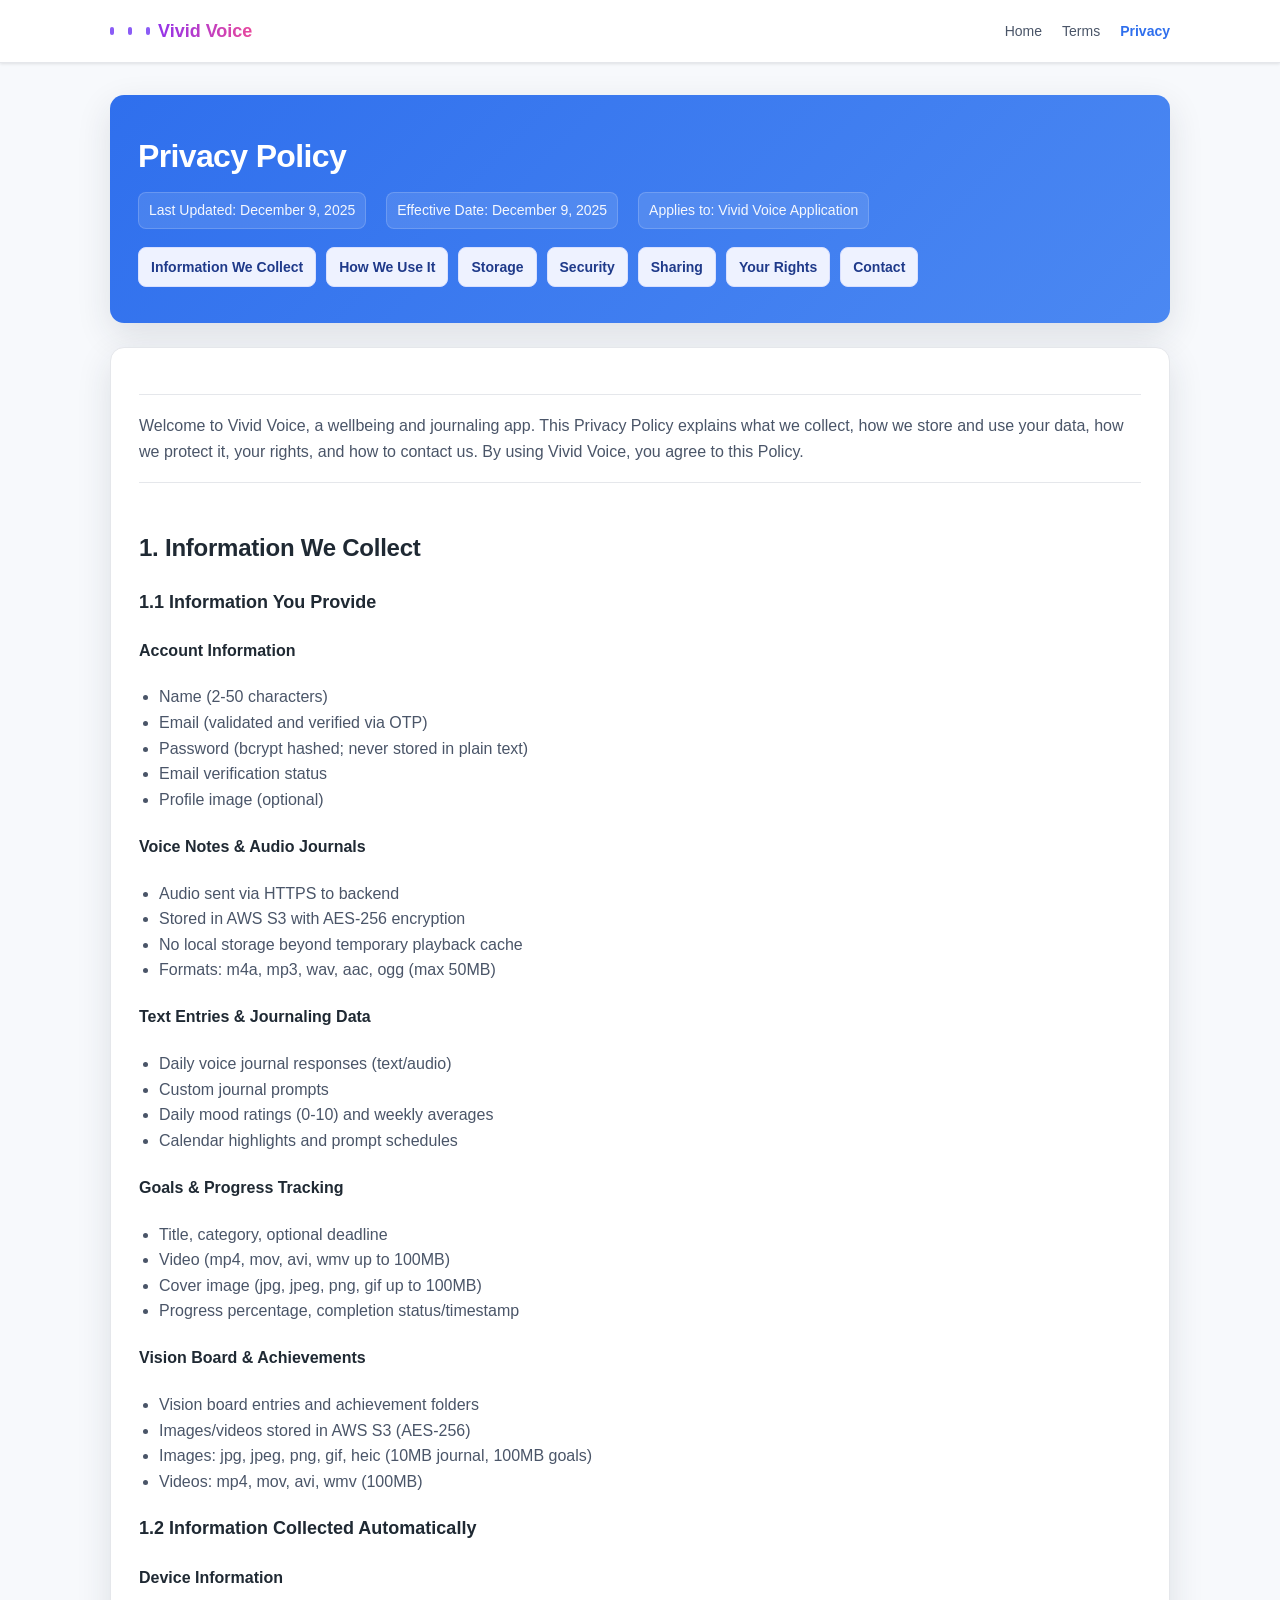
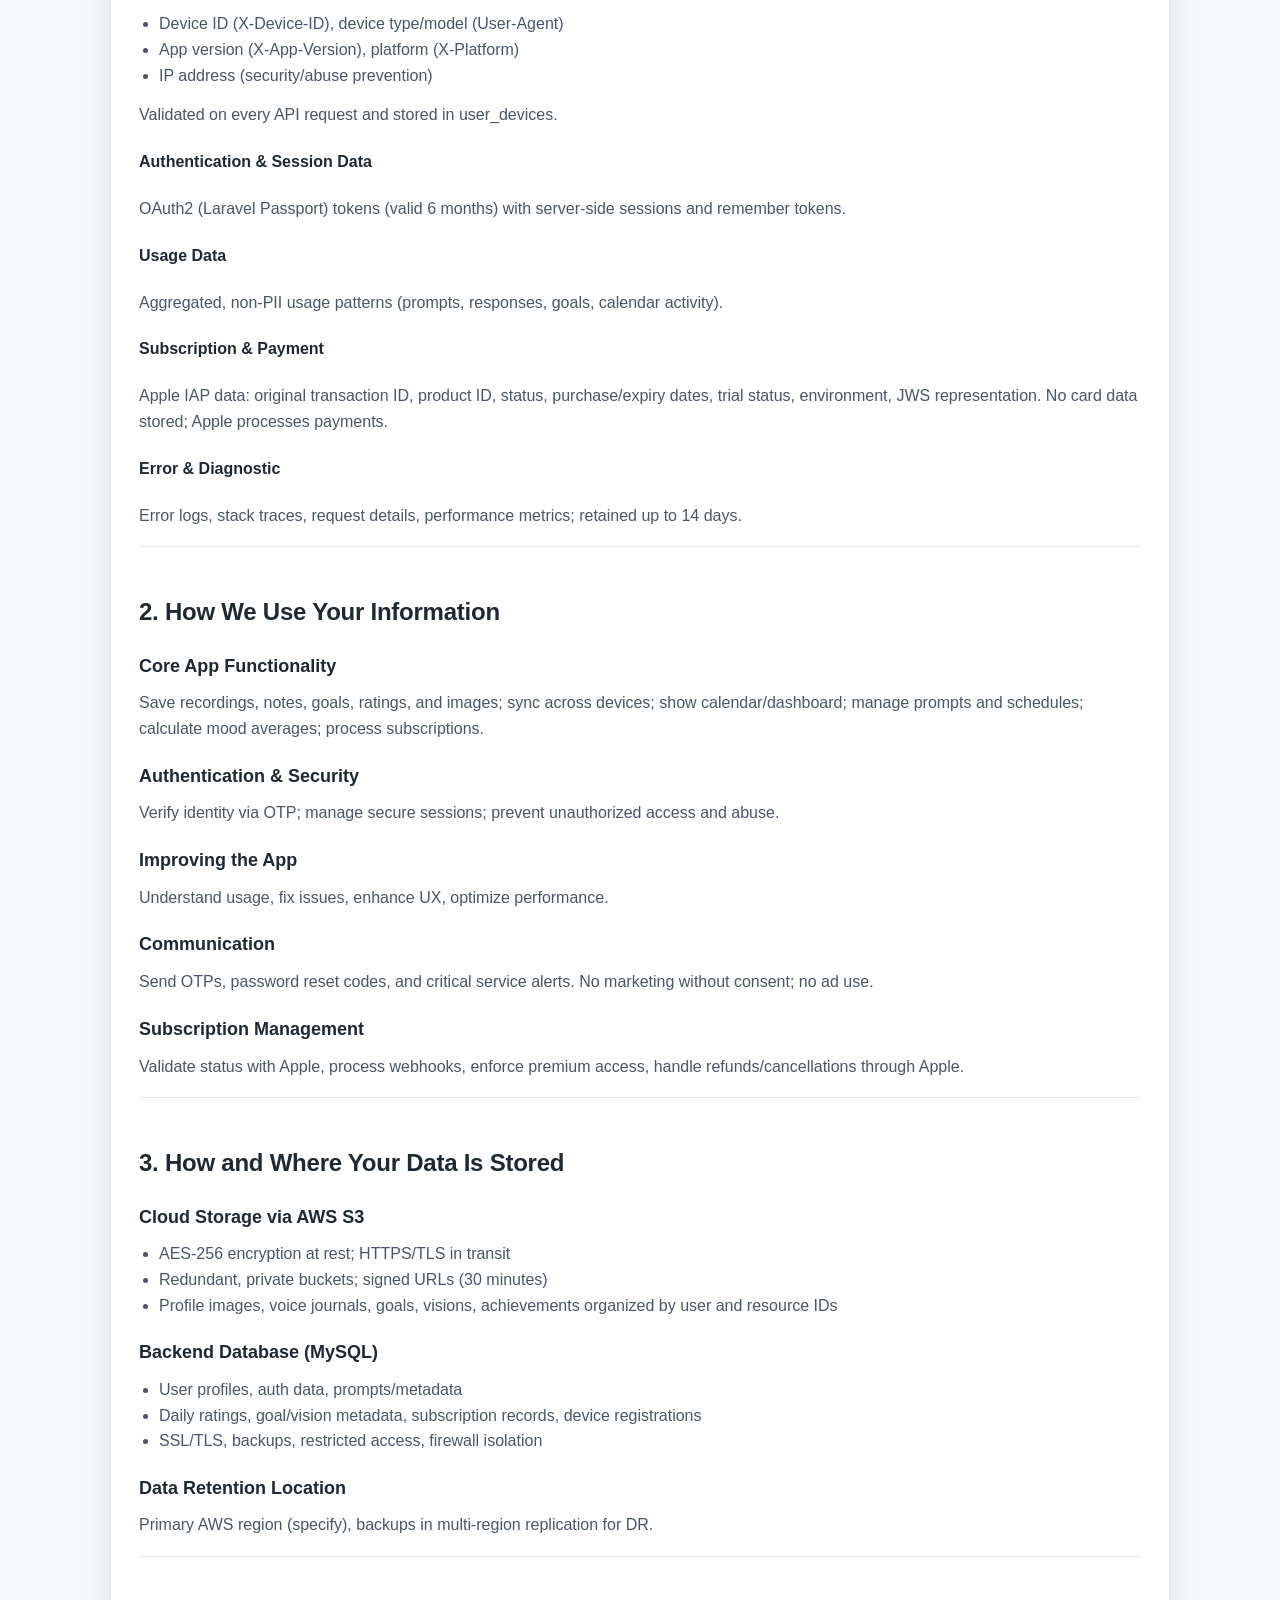
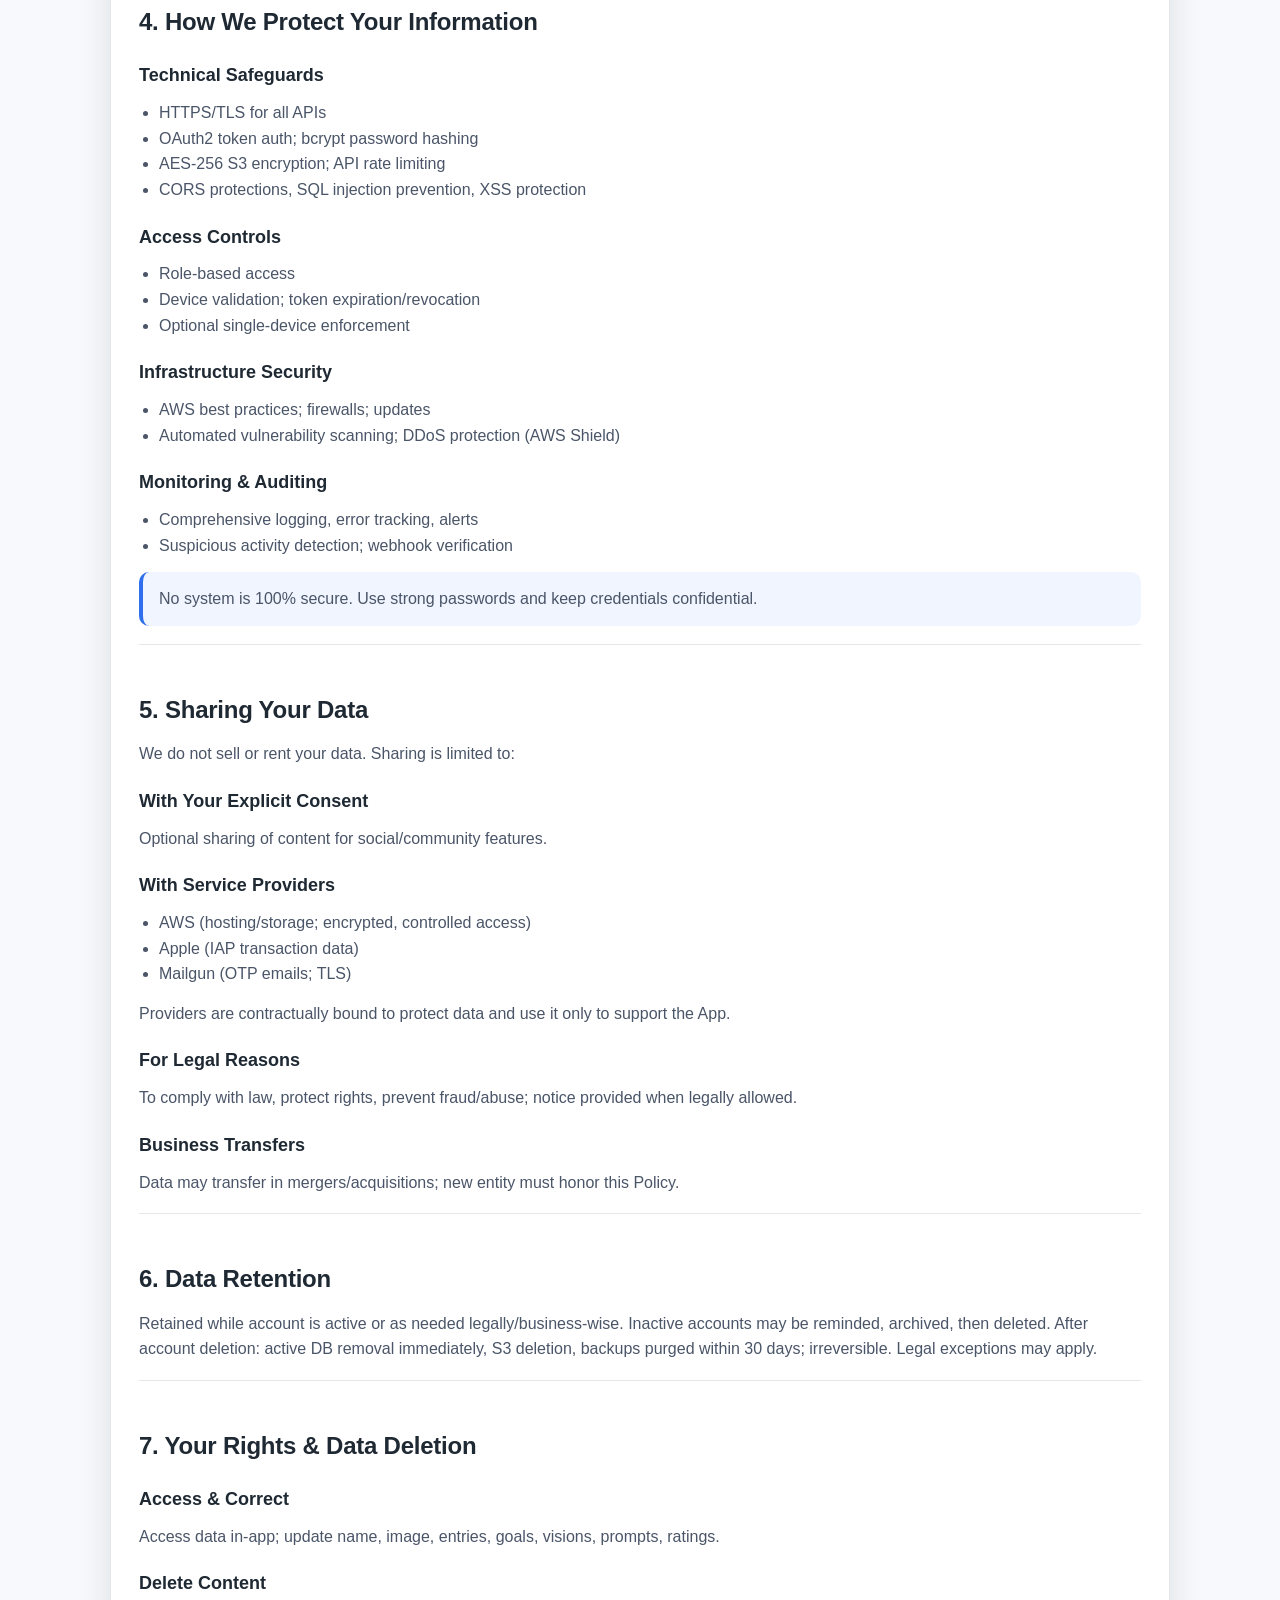
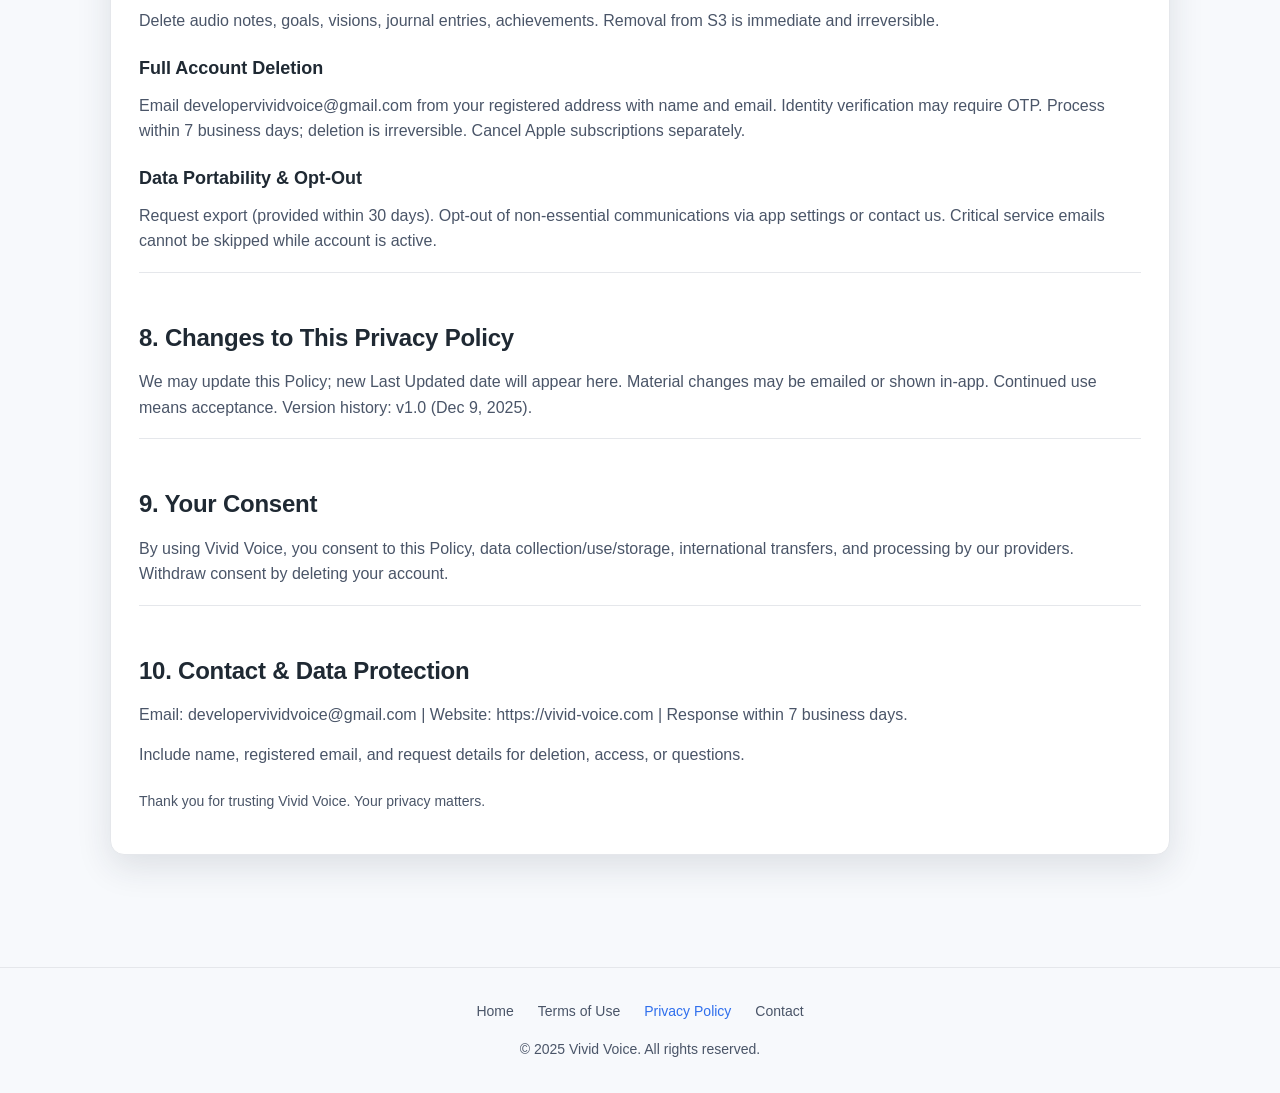
<file: privacy.html>
<!DOCTYPE html>
<html lang="en">
<head>
  <meta charset="UTF-8">
  <meta name="viewport" content="width=device-width, initial-scale=1.0">
  <title>Vivid Voice – Privacy Policy</title>
  <link rel="stylesheet" href="terms_style.css">
  <style>
    .voice-wave {
      display: flex;
      align-items: center;
      justify-content: space-between;
      width: 40px;
      height: 30px;
    }
    .voice-wave div {
      height: 8px;
      width: 4px;
      background: #8b5cf6;
      border-radius: 4px;
      animation: voice-wave-animation 1.2s infinite ease-in-out;
    }
    .voice-wave div:nth-child(1) {
      animation-delay: -0.4s;
    }
    .voice-wave div:nth-child(2) {
      animation-delay: -0.2s;
    }
    .voice-wave div:nth-child(3) {
      animation-delay: 0s;
    }
    @keyframes voice-wave-animation {
      0%, 100% {
        height: 8px;
      }
      50% {
        height: 24px;
      }
    }
  </style>
</head>
<body>
  <nav style="background: #fff; border-bottom: 1px solid #e5e7eb; position: sticky; top: 0; z-index: 100; box-shadow: 0 1px 3px rgba(0,0,0,0.1);">
    <div style="max-width: 1100px; margin: 0 auto; padding: 16px 20px; display: flex; justify-content: space-between; align-items: center; flex-wrap: wrap; gap: 12px;">
      <a href="index.html" style="font-weight: 600; font-size: 18px; color: linear-gradient(to right, #9333ea, #e8489d); text-decoration: none; display: flex; align-items: center; gap: 8px;">
        <div class="voice-wave">
          <div></div>
          <div></div>
          <div></div>
        </div>
        <span style="background: linear-gradient(to right, #9333ea, #e8489d); -webkit-background-clip: text; background-clip: text; -webkit-text-fill-color: transparent;">Vivid Voice</span>
      </a>
      <div style="display: flex; gap: 20px; align-items: center; flex-wrap: wrap;">
        <a href="/index.html" style="color: #4a5568; text-decoration: none; font-size: 14px; font-weight: 500;">Home</a>
        <a href="/terms.html" style="color: #4a5568; text-decoration: none; font-size: 14px; font-weight: 500;">Terms</a>
        <a href="/privacy.html" style="color: #2f6fed; text-decoration: none; font-size: 14px; font-weight: 600;">Privacy</a>
      </div>
    </div>
  </nav>
  <div class="page">
    <header class="header">
      <h1>Privacy Policy</h1>
      <div class="meta">
        <span>Last Updated: December 9, 2025</span>
        <span>Effective Date: December 9, 2025</span>
        <span>Applies to: Vivid Voice Application</span>
      </div>
      <div class="nav">
        <a href="#info">Information We Collect</a>
        <a href="#use">How We Use It</a>
        <a href="#storage">Storage</a>
        <a href="#security">Security</a>
        <a href="#sharing">Sharing</a>
        <a href="#rights">Your Rights</a>
        <a href="#contact">Contact</a>
      </div>
    </header>

    <article class="card">
      <section class="section">
        <p>Welcome to Vivid Voice, a wellbeing and journaling app. This Privacy Policy explains what we collect, how we store and use your data, how we protect it, your rights, and how to contact us. By using Vivid Voice, you agree to this Policy.</p>
      </section>

      <section id="info" class="section">
        <h2>1. Information We Collect</h2>
        <h3>1.1 Information You Provide</h3>
        <h4>Account Information</h4>
        <ul>
          <li>Name (2-50 characters)</li>
          <li>Email (validated and verified via OTP)</li>
          <li>Password (bcrypt hashed; never stored in plain text)</li>
          <li>Email verification status</li>
          <li>Profile image (optional)</li>
        </ul>
        <h4>Voice Notes & Audio Journals</h4>
        <ul>
          <li>Audio sent via HTTPS to backend</li>
          <li>Stored in AWS S3 with AES-256 encryption</li>
          <li>No local storage beyond temporary playback cache</li>
          <li>Formats: m4a, mp3, wav, aac, ogg (max 50MB)</li>
        </ul>
        <h4>Text Entries & Journaling Data</h4>
        <ul>
          <li>Daily voice journal responses (text/audio)</li>
          <li>Custom journal prompts</li>
          <li>Daily mood ratings (0-10) and weekly averages</li>
          <li>Calendar highlights and prompt schedules</li>
        </ul>
        <h4>Goals & Progress Tracking</h4>
        <ul>
          <li>Title, category, optional deadline</li>
          <li>Video (mp4, mov, avi, wmv up to 100MB)</li>
          <li>Cover image (jpg, jpeg, png, gif up to 100MB)</li>
          <li>Progress percentage, completion status/timestamp</li>
        </ul>
        <h4>Vision Board & Achievements</h4>
        <ul>
          <li>Vision board entries and achievement folders</li>
          <li>Images/videos stored in AWS S3 (AES-256)</li>
          <li>Images: jpg, jpeg, png, gif, heic (10MB journal, 100MB goals)</li>
          <li>Videos: mp4, mov, avi, wmv (100MB)</li>
        </ul>

        <h3>1.2 Information Collected Automatically</h3>
        <h4>Device Information</h4>
        <ul>
          <li>Device ID (X-Device-ID), device type/model (User-Agent)</li>
          <li>App version (X-App-Version), platform (X-Platform)</li>
          <li>IP address (security/abuse prevention)</li>
        </ul>
        <p>Validated on every API request and stored in user_devices.</p>
        <h4>Authentication & Session Data</h4>
        <p>OAuth2 (Laravel Passport) tokens (valid 6 months) with server-side sessions and remember tokens.</p>
        <h4>Usage Data</h4>
        <p>Aggregated, non-PII usage patterns (prompts, responses, goals, calendar activity).</p>
        <h4>Subscription & Payment</h4>
        <p>Apple IAP data: original transaction ID, product ID, status, purchase/expiry dates, trial status, environment, JWS representation. No card data stored; Apple processes payments.</p>
        <h4>Error & Diagnostic</h4>
        <p>Error logs, stack traces, request details, performance metrics; retained up to 14 days.</p>
      </section>

      <section id="use" class="section">
        <h2>2. How We Use Your Information</h2>
        <h3>Core App Functionality</h3>
        <p>Save recordings, notes, goals, ratings, and images; sync across devices; show calendar/dashboard; manage prompts and schedules; calculate mood averages; process subscriptions.</p>
        <h3>Authentication & Security</h3>
        <p>Verify identity via OTP; manage secure sessions; prevent unauthorized access and abuse.</p>
        <h3>Improving the App</h3>
        <p>Understand usage, fix issues, enhance UX, optimize performance.</p>
        <h3>Communication</h3>
        <p>Send OTPs, password reset codes, and critical service alerts. No marketing without consent; no ad use.</p>
        <h3>Subscription Management</h3>
        <p>Validate status with Apple, process webhooks, enforce premium access, handle refunds/cancellations through Apple.</p>
      </section>

      <section id="storage" class="section">
        <h2>3. How and Where Your Data Is Stored</h2>
        <h3>Cloud Storage via AWS S3</h3>
        <ul>
          <li>AES-256 encryption at rest; HTTPS/TLS in transit</li>
          <li>Redundant, private buckets; signed URLs (30 minutes)</li>
          <li>Profile images, voice journals, goals, visions, achievements organized by user and resource IDs</li>
        </ul>
        <h3>Backend Database (MySQL)</h3>
        <ul>
          <li>User profiles, auth data, prompts/metadata</li>
          <li>Daily ratings, goal/vision metadata, subscription records, device registrations</li>
          <li>SSL/TLS, backups, restricted access, firewall isolation</li>
        </ul>
        <h3>Data Retention Location</h3>
        <p>Primary AWS region (specify), backups in multi-region replication for DR.</p>
      </section>

      <section id="security" class="section">
        <h2>4. How We Protect Your Information</h2>
        <h3>Technical Safeguards</h3>
        <ul>
          <li>HTTPS/TLS for all APIs</li>
          <li>OAuth2 token auth; bcrypt password hashing</li>
          <li>AES-256 S3 encryption; API rate limiting</li>
          <li>CORS protections, SQL injection prevention, XSS protection</li>
        </ul>
        <h3>Access Controls</h3>
        <ul>
          <li>Role-based access</li>
          <li>Device validation; token expiration/revocation</li>
          <li>Optional single-device enforcement</li>
        </ul>
        <h3>Infrastructure Security</h3>
        <ul>
          <li>AWS best practices; firewalls; updates</li>
          <li>Automated vulnerability scanning; DDoS protection (AWS Shield)</li>
        </ul>
        <h3>Monitoring & Auditing</h3>
        <ul>
          <li>Comprehensive logging, error tracking, alerts</li>
          <li>Suspicious activity detection; webhook verification</li>
        </ul>
        <p class="callout">No system is 100% secure. Use strong passwords and keep credentials confidential.</p>
      </section>

      <section id="sharing" class="section">
        <h2>5. Sharing Your Data</h2>
        <p>We do not sell or rent your data. Sharing is limited to:</p>
        <h3>With Your Explicit Consent</h3>
        <p>Optional sharing of content for social/community features.</p>
        <h3>With Service Providers</h3>
        <ul>
          <li>AWS (hosting/storage; encrypted, controlled access)</li>
          <li>Apple (IAP transaction data)</li>
          <li>Mailgun (OTP emails; TLS)</li>
        </ul>
        <p>Providers are contractually bound to protect data and use it only to support the App.</p>
        <h3>For Legal Reasons</h3>
        <p>To comply with law, protect rights, prevent fraud/abuse; notice provided when legally allowed.</p>
        <h3>Business Transfers</h3>
        <p>Data may transfer in mergers/acquisitions; new entity must honor this Policy.</p>
      </section>

      <section id="retention" class="section">
        <h2>6. Data Retention</h2>
        <p>Retained while account is active or as needed legally/business-wise. Inactive accounts may be reminded, archived, then deleted. After account deletion: active DB removal immediately, S3 deletion, backups purged within 30 days; irreversible. Legal exceptions may apply.</p>
      </section>

      <section id="rights" class="section">
        <h2>7. Your Rights & Data Deletion</h2>
        <h3>Access & Correct</h3>
        <p>Access data in-app; update name, image, entries, goals, visions, prompts, ratings.</p>
        <h3>Delete Content</h3>
        <p>Delete audio notes, goals, visions, journal entries, achievements. Removal from S3 is immediate and irreversible.</p>
        <h3>Full Account Deletion</h3>
        <p>Email developervividvoice@gmail.com from your registered address with name and email. Identity verification may require OTP. Process within 7 business days; deletion is irreversible. Cancel Apple subscriptions separately.</p>
        <h3>Data Portability & Opt-Out</h3>
        <p>Request export (provided within 30 days). Opt-out of non-essential communications via app settings or contact us. Critical service emails cannot be skipped while account is active.</p>
      </section>

      <section id="changes" class="section">
        <h2>8. Changes to This Privacy Policy</h2>
        <p>We may update this Policy; new Last Updated date will appear here. Material changes may be emailed or shown in-app. Continued use means acceptance. Version history: v1.0 (Dec 9, 2025).</p>
      </section>

      <section id="consent" class="section">
        <h2>9. Your Consent</h2>
        <p>By using Vivid Voice, you consent to this Policy, data collection/use/storage, international transfers, and processing by our providers. Withdraw consent by deleting your account.</p>
      </section>

      <section id="contact" class="section">
        <h2>10. Contact & Data Protection</h2>
        <p>Email: developervividvoice@gmail.com | Website: https://vivid-voice.com | Response within 7 business days.</p>
        <p>Include name, registered email, and request details for deletion, access, or questions.</p>
      </section>

      <p class="footer-note">Thank you for trusting Vivid Voice. Your privacy matters.</p>
    </article>
  </div>
  <footer style="background: #f7f9fc; border-top: 1px solid #e5e7eb; margin-top: 48px; padding: 32px 20px;">
    <div style="max-width: 1100px; margin: 0 auto; text-align: center;">
      <div style="display: flex; justify-content: center; gap: 24px; margin-bottom: 16px; flex-wrap: wrap;">
        <a href="/index.html" style="color: #4a5568; text-decoration: none; font-size: 14px; font-weight: 500; transition: color 0.2s;">Home</a>
        <a href="/terms.html" style="color: #4a5568; text-decoration: none; font-size: 14px; font-weight: 500; transition: color 0.2s;">Terms of Use</a>
        <a href="/privacy.html" style="color: #2f6fed; text-decoration: none; font-size: 14px; font-weight: 500; transition: color 0.2s;">Privacy Policy</a>
        <a href="mailto:developervividvoice@gmail.com" style="color: #4a5568; text-decoration: none; font-size: 14px; font-weight: 500; transition: color 0.2s;">Contact</a>
      </div>
      <p style="color: #4a5568; font-size: 14px; margin: 0;">&copy; 2025 Vivid Voice. All rights reserved.</p>
    </div>
  </footer>
</body>
</html>
</file>
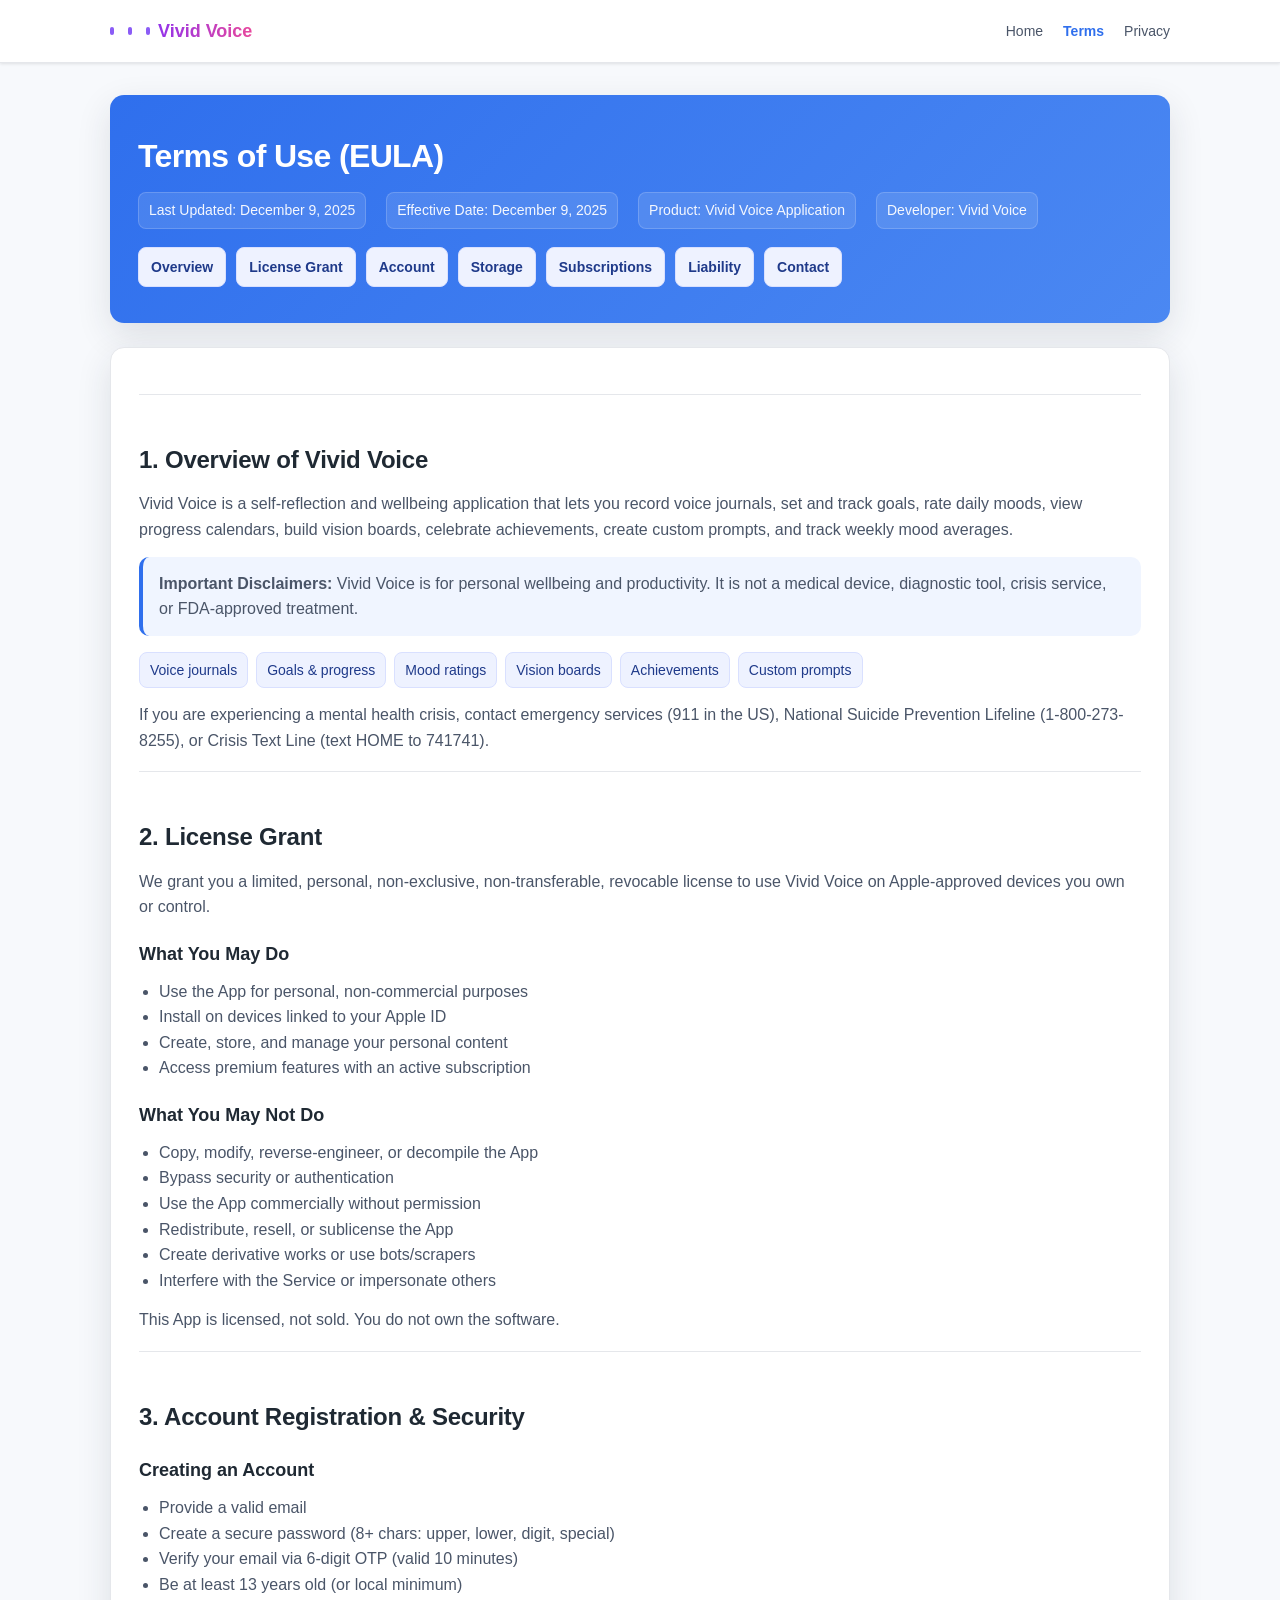
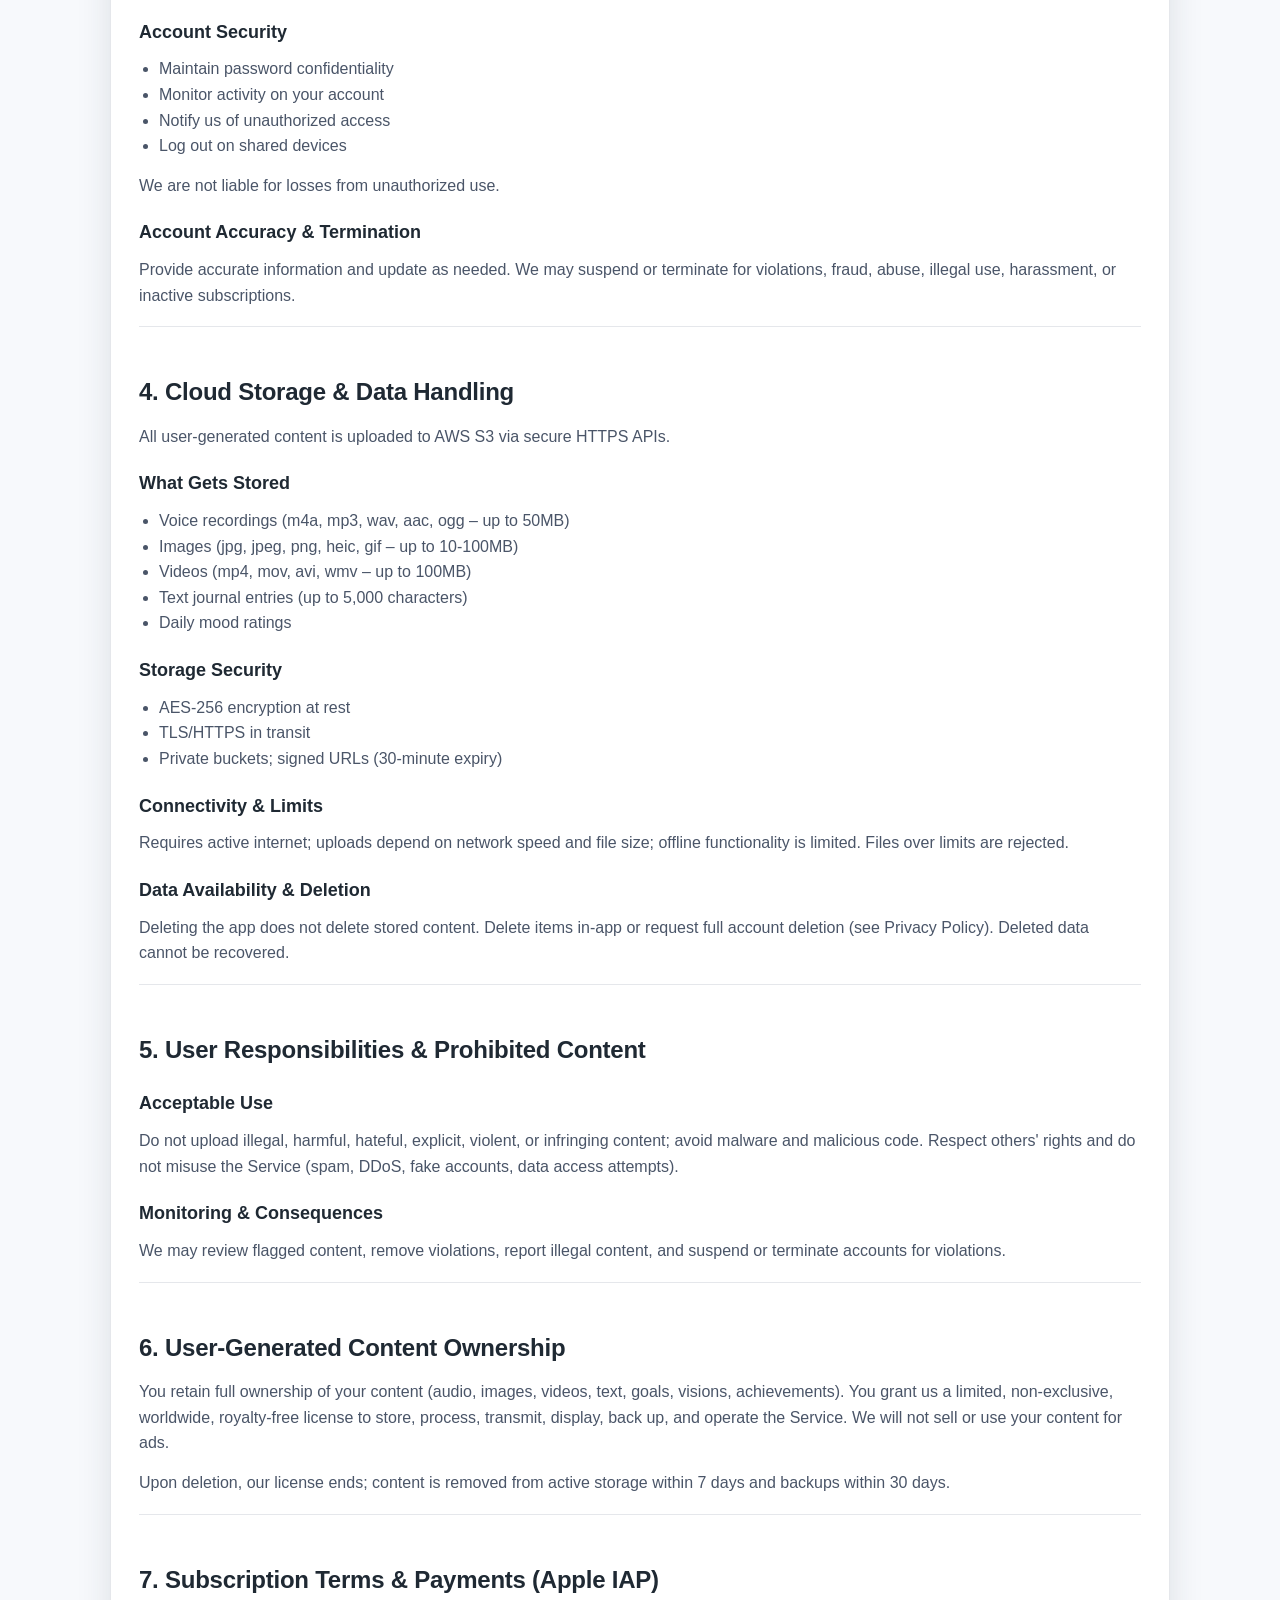
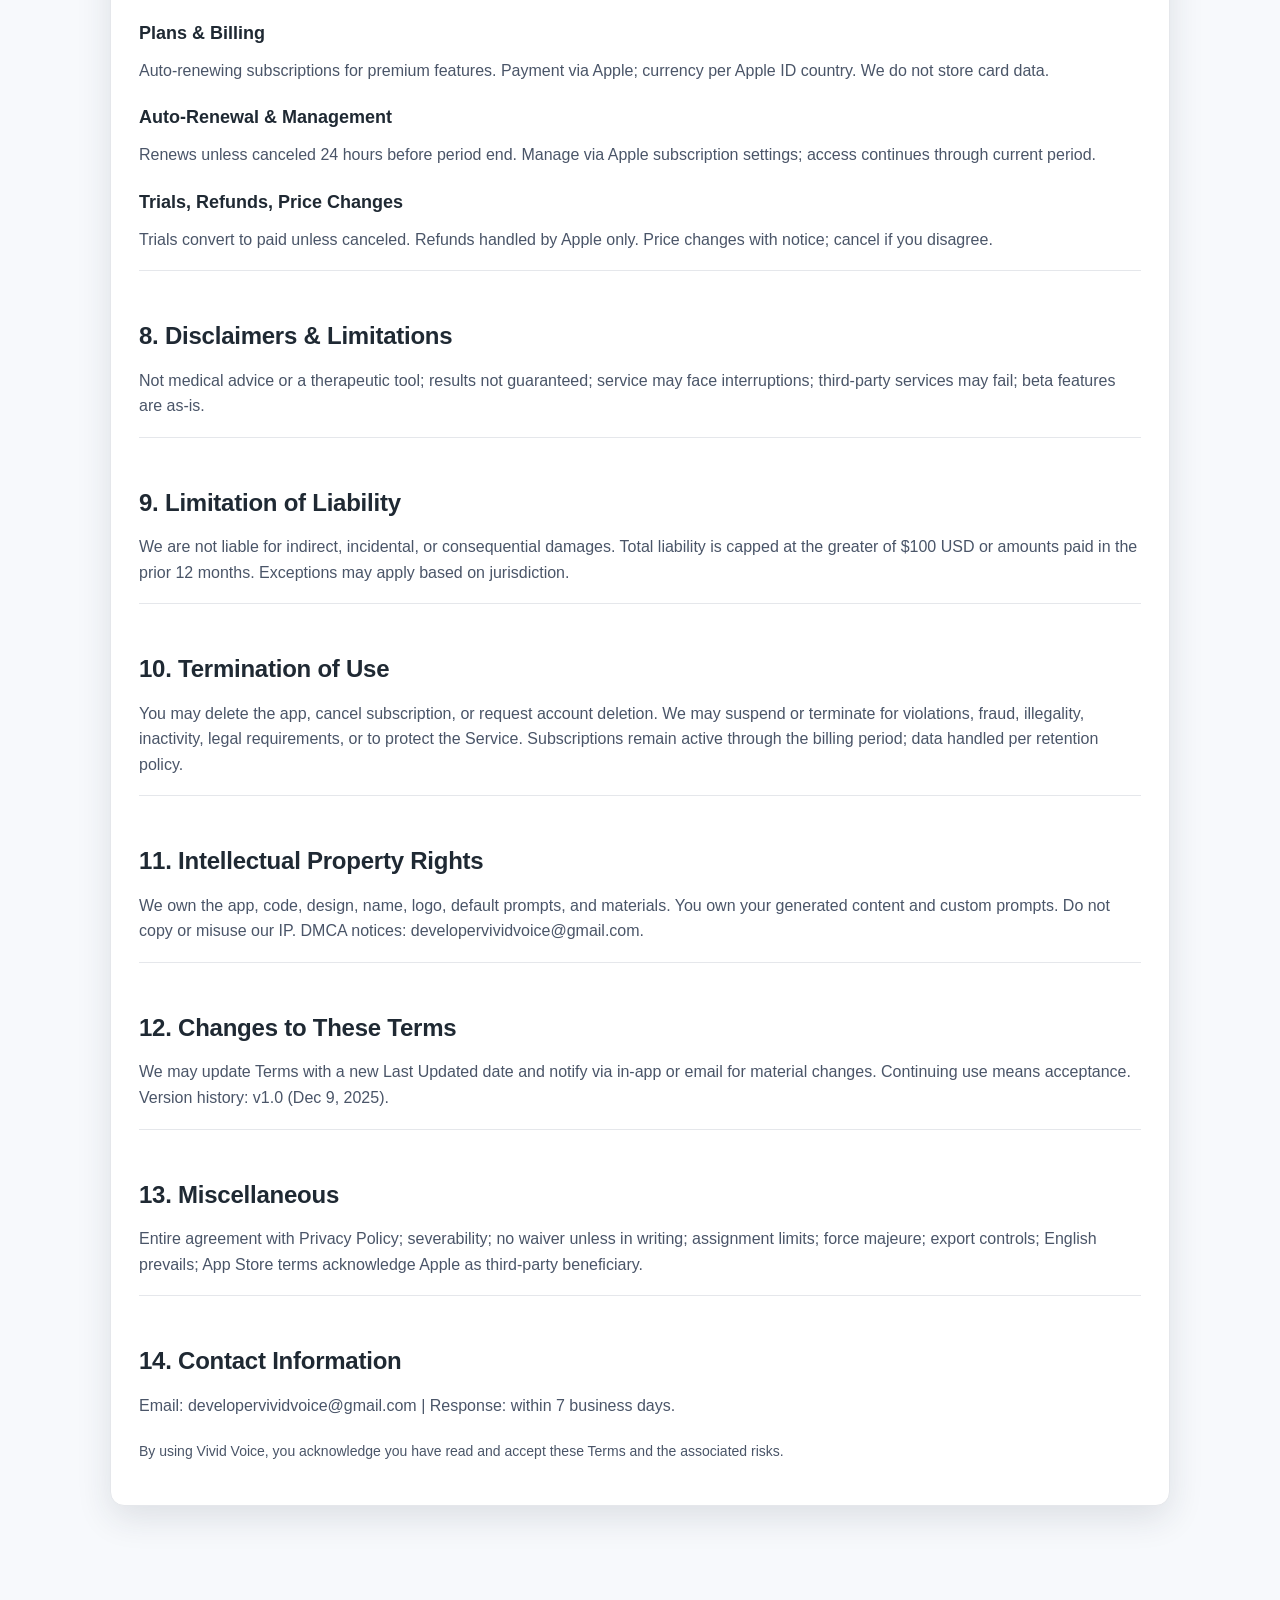
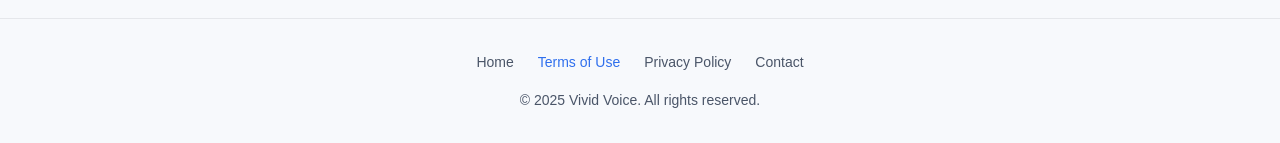
<file: terms.html>
<!DOCTYPE html>
<html lang="en">
<head>
  <meta charset="UTF-8">
  <meta name="viewport" content="width=device-width, initial-scale=1.0">
  <title>Vivid Voice – Terms of Use</title>
  <link rel="stylesheet" href="terms_style.css">
  <style>
    .voice-wave {
      display: flex;
      align-items: center;
      justify-content: space-between;
      width: 40px;
      height: 30px;
    }
    .voice-wave div {
      height: 8px;
      width: 4px;
      background: #8b5cf6;
      border-radius: 4px;
      animation: voice-wave-animation 1.2s infinite ease-in-out;
    }
    .voice-wave div:nth-child(1) {
      animation-delay: -0.4s;
    }
    .voice-wave div:nth-child(2) {
      animation-delay: -0.2s;
    }
    .voice-wave div:nth-child(3) {
      animation-delay: 0s;
    }
    @keyframes voice-wave-animation {
      0%, 100% {
        height: 8px;
      }
      50% {
        height: 24px;
      }
    }
  </style>
</head>
<body>
  <nav style="background: #fff; border-bottom: 1px solid #e5e7eb; position: sticky; top: 0; z-index: 100; box-shadow: 0 1px 3px rgba(0,0,0,0.1);">
    <div style="max-width: 1100px; margin: 0 auto; padding: 16px 20px; display: flex; justify-content: space-between; align-items: center; flex-wrap: wrap; gap: 12px;">
      <a href="index.html" style="font-weight: 600; font-size: 18px; color: linear-gradient(to right, #9333ea, #e8489d); text-decoration: none; display: flex; align-items: center; gap: 8px;">
        <div class="voice-wave">
          <div></div>
          <div></div>
          <div></div>
        </div>
        <span style="background: linear-gradient(to right, #9333ea, #e8489d); -webkit-background-clip: text; background-clip: text; -webkit-text-fill-color: transparent;">Vivid Voice</span>
      </a>
      <div style="display: flex; gap: 20px; align-items: center; flex-wrap: wrap;">
        <a href="/index.html" style="color: #4a5568; text-decoration: none; font-size: 14px; font-weight: 500;">Home</a>
        <a href="/terms.html" style="color: #2f6fed; text-decoration: none; font-size: 14px; font-weight: 600;">Terms</a>
        <a href="/privacy.html" style="color: #4a5568; text-decoration: none; font-size: 14px; font-weight: 500;">Privacy</a>
      </div>
    </div>
  </nav>
  <div class="page">
    <header class="header">
      <h1>Terms of Use (EULA)</h1>
      <div class="meta">
        <span>Last Updated: December 9, 2025</span>
        <span>Effective Date: December 9, 2025</span>
        <span>Product: Vivid Voice Application</span>
        <span>Developer: Vivid Voice</span>
      </div>
      <div class="nav">
        <a href="#overview">Overview</a>
        <a href="#license">License Grant</a>
        <a href="#account">Account</a>
        <a href="#storage">Storage</a>
        <a href="#subscription">Subscriptions</a>
        <a href="#liability">Liability</a>
        <a href="#contact">Contact</a>
      </div>
    </header>

    <article class="card">
      <section id="overview" class="section">
        <h2>1. Overview of Vivid Voice</h2>
        <p>Vivid Voice is a self-reflection and wellbeing application that lets you record voice journals, set and track goals, rate daily moods, view progress calendars, build vision boards, celebrate achievements, create custom prompts, and track weekly mood averages.</p>
        <div class="callout">
          <strong>Important Disclaimers:</strong> Vivid Voice is for personal wellbeing and productivity. It is not a medical device, diagnostic tool, crisis service, or FDA-approved treatment.</div>
        <ul class="badge-list">
          <li>Voice journals</li>
          <li>Goals & progress</li>
          <li>Mood ratings</li>
          <li>Vision boards</li>
          <li>Achievements</li>
          <li>Custom prompts</li>
        </ul>
        <p>If you are experiencing a mental health crisis, contact emergency services (911 in the US), National Suicide Prevention Lifeline (1-800-273-8255), or Crisis Text Line (text HOME to 741741).</p>
      </section>

      <section id="license" class="section">
        <h2>2. License Grant</h2>
        <p>We grant you a limited, personal, non-exclusive, non-transferable, revocable license to use Vivid Voice on Apple-approved devices you own or control.</p>
        <h3>What You May Do</h3>
        <ul>
          <li>Use the App for personal, non-commercial purposes</li>
          <li>Install on devices linked to your Apple ID</li>
          <li>Create, store, and manage your personal content</li>
          <li>Access premium features with an active subscription</li>
        </ul>
        <h3>What You May Not Do</h3>
        <ul>
          <li>Copy, modify, reverse-engineer, or decompile the App</li>
          <li>Bypass security or authentication</li>
          <li>Use the App commercially without permission</li>
          <li>Redistribute, resell, or sublicense the App</li>
          <li>Create derivative works or use bots/scrapers</li>
          <li>Interfere with the Service or impersonate others</li>
        </ul>
        <p>This App is licensed, not sold. You do not own the software.</p>
      </section>

      <section id="account" class="section">
        <h2>3. Account Registration & Security</h2>
        <h3>Creating an Account</h3>
        <ul>
          <li>Provide a valid email</li>
          <li>Create a secure password (8+ chars: upper, lower, digit, special)</li>
          <li>Verify your email via 6-digit OTP (valid 10 minutes)</li>
          <li>Be at least 13 years old (or local minimum)</li>
        </ul>
        <h3>Account Security</h3>
        <ul>
          <li>Maintain password confidentiality</li>
          <li>Monitor activity on your account</li>
          <li>Notify us of unauthorized access</li>
          <li>Log out on shared devices</li>
        </ul>
        <p>We are not liable for losses from unauthorized use.</p>
        <h3>Account Accuracy & Termination</h3>
        <p>Provide accurate information and update as needed. We may suspend or terminate for violations, fraud, abuse, illegal use, harassment, or inactive subscriptions.</p>
      </section>

      <section id="storage" class="section">
        <h2>4. Cloud Storage & Data Handling</h2>
        <p>All user-generated content is uploaded to AWS S3 via secure HTTPS APIs.</p>
        <h3>What Gets Stored</h3>
        <ul>
          <li>Voice recordings (m4a, mp3, wav, aac, ogg – up to 50MB)</li>
          <li>Images (jpg, jpeg, png, heic, gif – up to 10-100MB)</li>
          <li>Videos (mp4, mov, avi, wmv – up to 100MB)</li>
          <li>Text journal entries (up to 5,000 characters)</li>
          <li>Daily mood ratings</li>
        </ul>
        <h3>Storage Security</h3>
        <ul>
          <li>AES-256 encryption at rest</li>
          <li>TLS/HTTPS in transit</li>
          <li>Private buckets; signed URLs (30-minute expiry)</li>
        </ul>
        <h3>Connectivity & Limits</h3>
        <p>Requires active internet; uploads depend on network speed and file size; offline functionality is limited. Files over limits are rejected.</p>
        <h3>Data Availability & Deletion</h3>
        <p>Deleting the app does not delete stored content. Delete items in-app or request full account deletion (see Privacy Policy). Deleted data cannot be recovered.</p>
      </section>

      <section id="responsibilities" class="section">
        <h2>5. User Responsibilities & Prohibited Content</h2>
        <h3>Acceptable Use</h3>
        <p>Do not upload illegal, harmful, hateful, explicit, violent, or infringing content; avoid malware and malicious code. Respect others' rights and do not misuse the Service (spam, DDoS, fake accounts, data access attempts).</p>
        <h3>Monitoring & Consequences</h3>
        <p>We may review flagged content, remove violations, report illegal content, and suspend or terminate accounts for violations.</p>
      </section>

      <section id="ownership" class="section">
        <h2>6. User-Generated Content Ownership</h2>
        <p>You retain full ownership of your content (audio, images, videos, text, goals, visions, achievements). You grant us a limited, non-exclusive, worldwide, royalty-free license to store, process, transmit, display, back up, and operate the Service. We will not sell or use your content for ads.</p>
        <p>Upon deletion, our license ends; content is removed from active storage within 7 days and backups within 30 days.</p>
      </section>

      <section id="subscription" class="section">
        <h2>7. Subscription Terms & Payments (Apple IAP)</h2>
        <h3>Plans & Billing</h3>
        <p>Auto-renewing subscriptions for premium features. Payment via Apple; currency per Apple ID country. We do not store card data.</p>
        <h3>Auto-Renewal & Management</h3>
        <p>Renews unless canceled 24 hours before period end. Manage via Apple subscription settings; access continues through current period.</p>
        <h3>Trials, Refunds, Price Changes</h3>
        <p>Trials convert to paid unless canceled. Refunds handled by Apple only. Price changes with notice; cancel if you disagree.</p>
      </section>

      <section id="disclaimers" class="section">
        <h2>8. Disclaimers & Limitations</h2>
        <p>Not medical advice or a therapeutic tool; results not guaranteed; service may face interruptions; third-party services may fail; beta features are as-is.</p>
      </section>

      <section id="liability" class="section">
        <h2>9. Limitation of Liability</h2>
        <p>We are not liable for indirect, incidental, or consequential damages. Total liability is capped at the greater of $100 USD or amounts paid in the prior 12 months. Exceptions may apply based on jurisdiction.</p>
      </section>

      <section id="termination" class="section">
        <h2>10. Termination of Use</h2>
        <p>You may delete the app, cancel subscription, or request account deletion. We may suspend or terminate for violations, fraud, illegality, inactivity, legal requirements, or to protect the Service. Subscriptions remain active through the billing period; data handled per retention policy.</p>
      </section>

      <section id="ip" class="section">
        <h2>11. Intellectual Property Rights</h2>
        <p>We own the app, code, design, name, logo, default prompts, and materials. You own your generated content and custom prompts. Do not copy or misuse our IP. DMCA notices: developervividvoice@gmail.com.</p>
      </section>

      <section id="changes" class="section">
        <h2>12. Changes to These Terms</h2>
        <p>We may update Terms with a new Last Updated date and notify via in-app or email for material changes. Continuing use means acceptance. Version history: v1.0 (Dec 9, 2025).</p>
      </section>

      <section id="misc" class="section">
        <h2>13. Miscellaneous</h2>
        <p>Entire agreement with Privacy Policy; severability; no waiver unless in writing; assignment limits; force majeure; export controls; English prevails; App Store terms acknowledge Apple as third-party beneficiary.</p>
      </section>

      <section id="contact" class="section">
        <h2>14. Contact Information</h2>
        <p>Email: developervividvoice@gmail.com | Response: within 7 business days.</p>
        <p class="footer-note">By using Vivid Voice, you acknowledge you have read and accept these Terms and the associated risks.</p>
      </section>
    </article>
  </div>
  <footer style="background: #f7f9fc; border-top: 1px solid #e5e7eb; margin-top: 48px; padding: 32px 20px;">
    <div style="max-width: 1100px; margin: 0 auto; text-align: center;">
      <div style="display: flex; justify-content: center; gap: 24px; margin-bottom: 16px; flex-wrap: wrap;">
        <a href="/index.html" style="color: #4a5568; text-decoration: none; font-size: 14px; font-weight: 500; transition: color 0.2s;">Home</a>
        <a href="/terms.html" style="color: #2f6fed; text-decoration: none; font-size: 14px; font-weight: 500; transition: color 0.2s;">Terms of Use</a>
        <a href="/privacy.html" style="color: #4a5568; text-decoration: none; font-size: 14px; font-weight: 500; transition: color 0.2s;">Privacy Policy</a>
        <a href="mailto:developervividvoice@gmail.com" style="color: #4a5568; text-decoration: none; font-size: 14px; font-weight: 500; transition: color 0.2s;">Contact</a>
      </div>
      <p style="color: #4a5568; font-size: 14px; margin: 0;">&copy; 2025 Vivid Voice. All rights reserved.</p>
    </div>
  </footer>
</body>
</html>
</file>
<file: terms_style.css>
/* Shared styling for Vivid Voice legal pages */
:root {
  --bg: #f7f9fc;
  --card: #ffffff;
  --text: #1f2933;
  --muted: #4a5568;
  --accent: #2f6fed;
  --border: #e5e7eb;
  --max-width: 1100px;
  --radius: 14px;
  --shadow: 0 12px 35px rgba(31, 45, 61, 0.12);
}

* {
  box-sizing: border-box;
}

body {
  margin: 0;
  padding: 0;
  font-family: "Helvetica Neue", Arial, sans-serif;
  background: var(--bg);
  color: var(--text);
  line-height: 1.6;
  -webkit-font-smoothing: antialiased;
}

a {
  color: var(--accent);
  text-decoration: none;
}

a:hover {
  text-decoration: underline;
}

.page {
  max-width: var(--max-width);
  margin: 32px auto 64px;
  padding: 0 20px 48px;
}

.header {
  background: linear-gradient(135deg, #2f6fed, #4b88f2);
  color: #fff;
  padding: 36px 28px;
  border-radius: var(--radius);
  box-shadow: var(--shadow);
}

.header h1 {
  margin: 0 0 10px;
  font-size: 32px;
  letter-spacing: -0.02em;
}

.meta {
  display: flex;
  flex-wrap: wrap;
  gap: 12px 20px;
  font-size: 14px;
  opacity: 0.95;
}

.meta span {
  display: inline-flex;
  align-items: center;
  gap: 6px;
  padding: 6px 10px;
  background: rgba(255, 255, 255, 0.12);
  border-radius: 8px;
  border: 1px solid rgba(255, 255, 255, 0.18);
}

.card {
  background: var(--card);
  border-radius: var(--radius);
  box-shadow: var(--shadow);
  padding: 28px;
  margin-top: 24px;
  border: 1px solid var(--border);
}

h2 {
  margin-top: 28px;
  margin-bottom: 12px;
  font-size: 24px;
  letter-spacing: -0.01em;
}

h3 {
  margin-top: 20px;
  margin-bottom: 10px;
  font-size: 18px;
}

p {
  margin: 0 0 14px;
  color: var(--muted);
}

ul {
  padding-left: 20px;
  margin: 0 0 14px;
  color: var(--muted);
}

ol {
  padding-left: 20px;
  margin: 0 0 14px;
  color: var(--muted);
}

.section {
  border-top: 1px solid var(--border);
  padding-top: 18px;
  margin-top: 18px;
}

.badge-list {
  display: flex;
  flex-wrap: wrap;
  gap: 8px;
  padding: 0;
  list-style: none;
  margin: 0 0 14px;
}

.badge-list li {
  background: #eef2ff;
  color: #1f3a8a;
  border-radius: 8px;
  padding: 6px 10px;
  font-size: 14px;
  border: 1px solid #d9e0ff;
}

.callout {
  border-left: 4px solid var(--accent);
  background: #f0f5ff;
  padding: 14px 16px;
  border-radius: 10px;
  color: var(--muted);
  margin: 12px 0 16px;
}

.table {
  width: 100%;
  border-collapse: collapse;
  margin: 12px 0 16px;
}

.table th,
.table td {
  border: 1px solid var(--border);
  padding: 10px 12px;
  text-align: left;
}

.table th {
  background: #f3f4f6;
  color: #111827;
}

.nav {
  display: flex;
  flex-wrap: wrap;
  gap: 10px;
  margin-top: 18px;
}

.nav a {
  background: #eef2ff;
  color: #1f3a8a;
  padding: 8px 12px;
  border-radius: 8px;
  border: 1px solid #d9e0ff;
  font-size: 14px;
  font-weight: 600;
}

.nav a:hover {
  background: #dfe6ff;
  text-decoration: none;
}

.footer-note {
  margin-top: 22px;
  font-size: 14px;
  color: var(--muted);
}

@media (max-width: 768px) {
  .page {
    margin: 16px auto 40px;
    padding: 0 14px 32px;
  }
  .header {
    padding: 26px 20px;
  }
  .header h1 {
    font-size: 26px;
  }
  h2 {
    font-size: 21px;
  }
  h3 {
    font-size: 17px;
  }
  .card {
    padding: 20px;
  }
  .nav {
    gap: 8px;
  }
  .nav a {
    font-size: 13px;
    padding: 7px 10px;
  }
}
</file>
